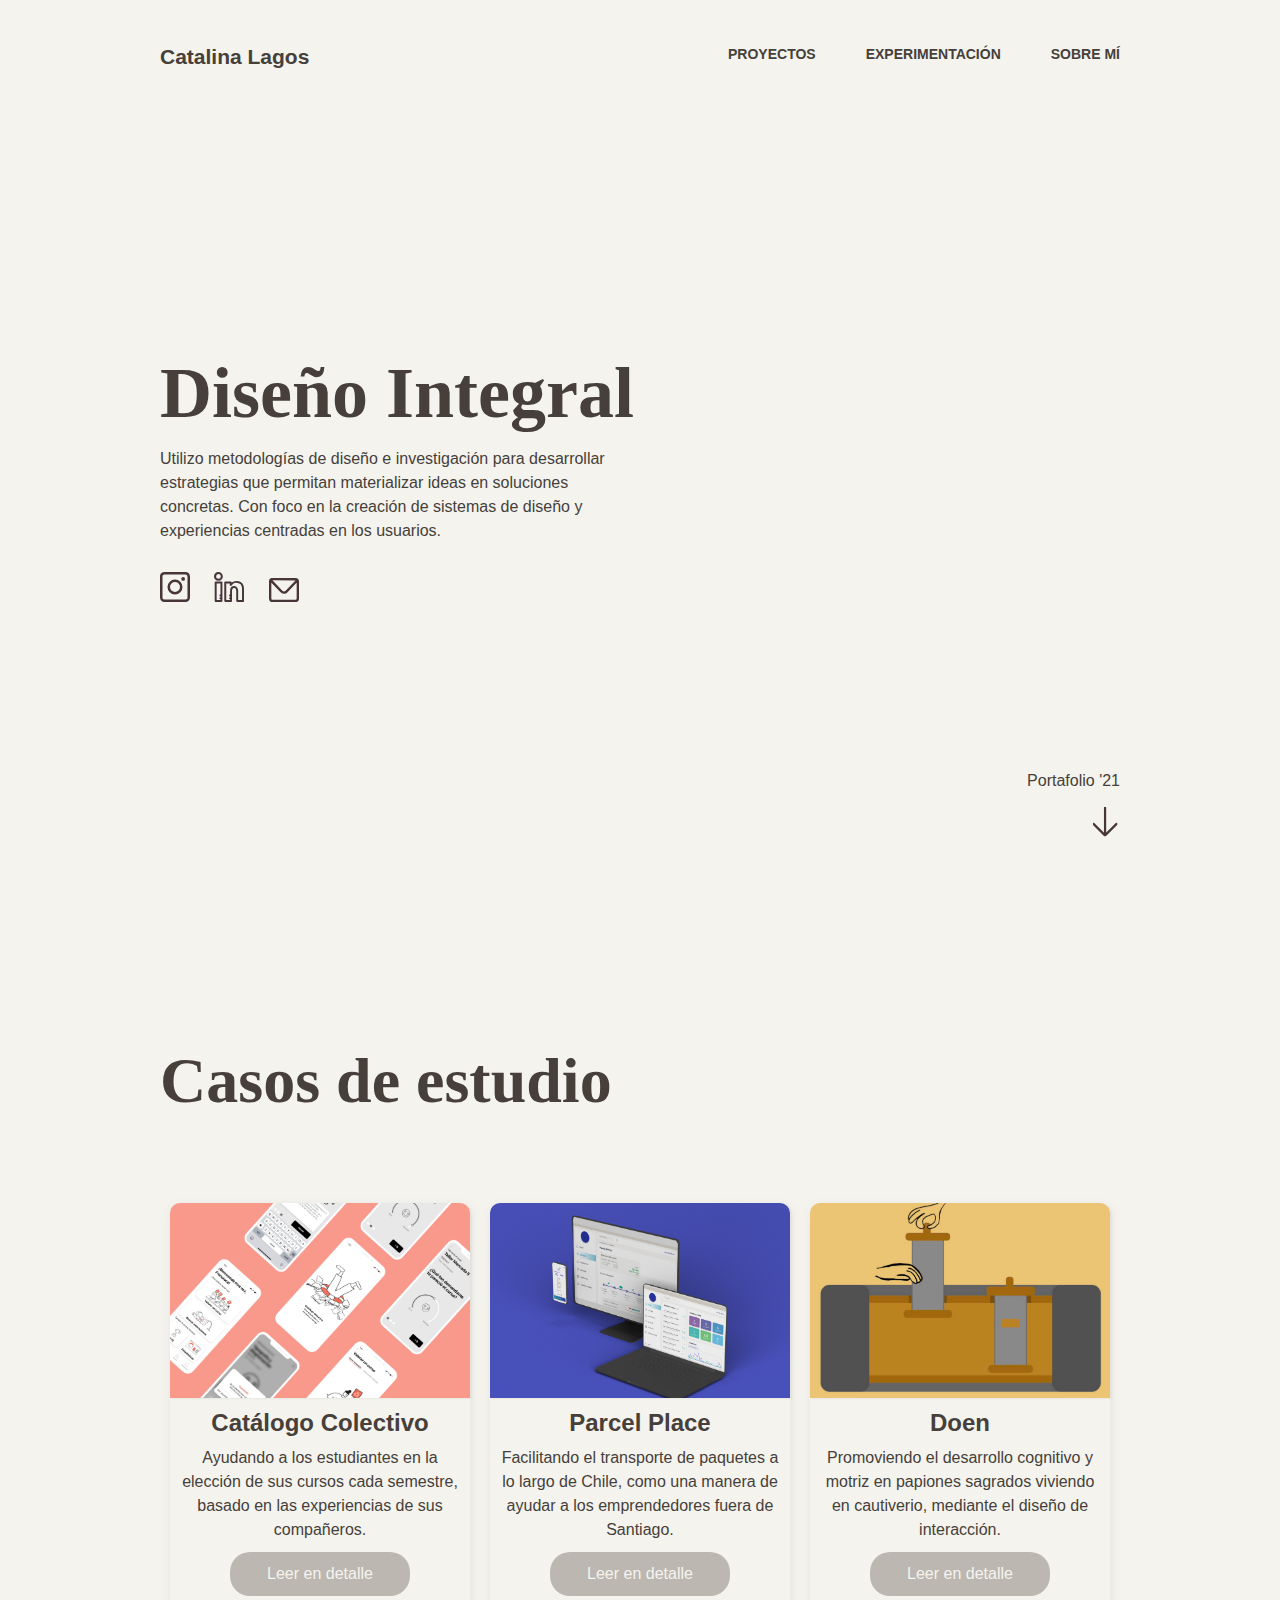
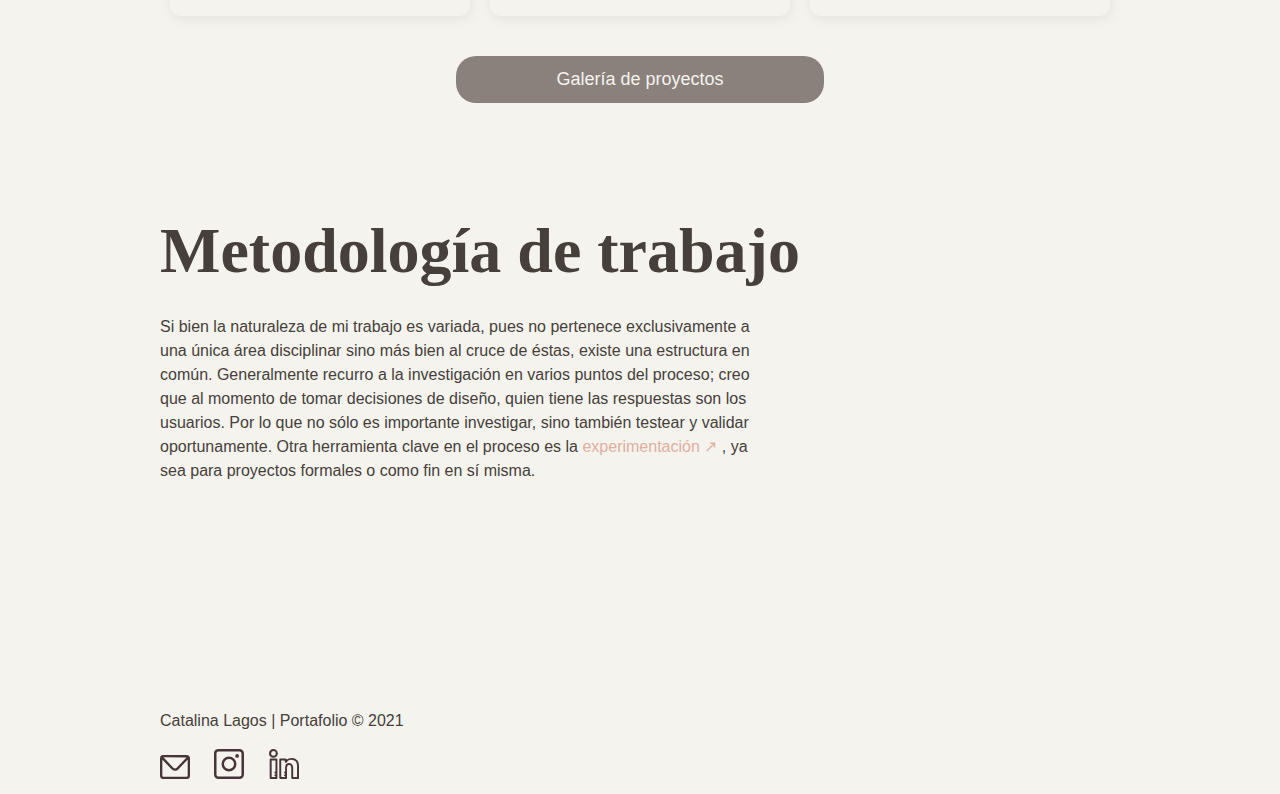
<file: index.html>
<!DOCTYPE html>
<html lang="es">
<head>
    <meta charset="UTF-8">
    <meta http-equiv="X-UA-Compatible" content="IE=edge">
    <meta name="viewport" content="width=device-width, initial-scale=1.0">
    <link rel="preconnect" href="https://fonts.googleapis.com">
    <link rel="preconnect" href="https://fonts.gstatic.com" crossorigin>
    <link href="https://fonts.googleapis.com/css2?family=Libre+Baskerville&family=Poppins&display=swap" rel="stylesheet">
    <link rel="stylesheet" href="scss/estilos.css">
    <link rel="stylesheet" href="https://cdn.jsdelivr.net/npm/bootstrap-icons@1.5.0/font/bootstrap-icons.css">    
    <title>Catalina Lagos</title>
</head>
<body>
    <!-- INICIO HEADER -->
    <header>
        <h1>
            <a class="header__logo" href="../index.html">
                <!-- <img src="" alt=""> -->
                Catalina Lagos
            </a>
        </h1>        
        <nav class="nav">
                <ul class="menu">
                    <li><a href="pages/proyectos.html" class="enlace">Proyectos</a></li>
                    <li><a href="pages/experimentacion.html" class="enlace">Experimentación</a></li>
                    <li><a href="pages/sobre-mi.html" class="enlace">Sobre mí</a></li>
                </ul>
        </nav>
    </header>
    <!-- FIN HEADER -->
    <!-- INICIO HERO -->
    <section class="hero">
        <!-- HERO INTRO -->
        <h2 class="hero__intro">
            Diseño Integral
        </h2>
        <!-- HERO DETALLE -->
        <p class="hero__detalle">
            Utilizo metodologías de diseño e investigación para desarrollar estrategias que permitan materializar ideas en soluciones concretas. Con foco en la creación de sistemas de diseño y experiencias centradas en los usuarios.
        </p>
        <!-- HERO RRSS -->
        <div class="hero__rrss">
            
            <a href="https://www.instagram.com/catallarin/"><img src="assets/icons/instagram.svg" alt=""></a>
            <a href="https://www.linkedin.com/in/ccatalina/"><img src="assets/icons/linkedin.svg" alt=""></a>
            <a href="mailto:catallarin@gmail.com"><img src="assets/icons/mail_1.svg" alt=""></a>
        </div>
        <!-- HERO EXTRA -->
        <div class="hero__extras">
            <p>Portafolio '21</p>
            <img class="hero__flecha" src="assets/icons/arrow.svg" alt="flecha hacia abajo">
        </div>
        
        
    </section>
    <!-- FIN HERO -->
    <!-- CASOS DE ESTUDIO -->
    <section class="casos">
        <!-- CASOS DE ESTUDIO TITULO -->
        <h3 class="casos__titulo">Casos de estudio</h3>
        <!-- CASOS DE ESTUDIO CARDS-->
        <!-- CARDS PROYECTO -->
        <!-- PROYECTOS GALERIA -->
        <div class="casos__galeria">
            <!-- CARD GALERIA -->
            <div class="casos__card">
                <!-- CARD G IMG -->
                <a href="pages/catalogo-colectivo.html"><img src="assets/images/catalogo-colectivo.png" alt="" class="card__img"></a>
                <!-- CARD G TITULO -->
                <a href="pages/catalogo-colectivo.html"><h5 class="card__titulo">Catálogo Colectivo</h5></a>
                <!-- CARD G DETALLE -->
                <p class="card__detalle">Ayudando a los estudiantes en la elección de sus cursos cada semestre, basado en las experiencias de sus compañeros.</p>
                <a href="pages/catalogo-colectivo.html" class="card__boton">Leer en detalle</a>
            </div>
            <div class="casos__card">
                <!-- CARD G IMG -->
                <a href="pages/parcel-place.html"><img src="assets/images/parcel-place.png" alt="" class="card__img"></a>
                <!-- CARD G TITULO -->
                <a href="pages/parcel-place.html"><h5 class="card__titulo">Parcel Place</h5></a>
                <!-- CARD G DETALLE -->
                <p class="card__detalle">Facilitando el transporte de paquetes a lo largo de Chile, como una manera de ayudar a los emprendedores fuera de Santiago.</p>
                <a href="pages/parcel-place.html" class="card__boton">Leer en detalle</a>
            </div>
            <div class="casos__card">
                <!-- CARD G IMG -->
                <a href="pages/doen.html"><img src="assets/images/doen.png" alt="" class="card__img"></a>
                <!-- CARD G TITULO -->
                <a href="pages/doen.html"><h5 class="card__titulo">Doen</h5></a>
                <!-- CARD G DETALLE -->
                <p class="card__detalle">Promoviendo el desarrollo cognitivo y motriz en papiones sagrados viviendo en cautiverio, mediante el diseño de interacción.</p>
                <a href="pages/doen.html" class="card__boton">Leer en detalle</a>
            </div>
            
        </div>   
        <!-- FIN CARDS PROYECTO --> 
    </section>
     <!-- CASOS DE ESTUDIO BOTON -->
     <section class="cta__proyectos">
        <a href="pages/proyectos.html" class="cta__boton">Galería de proyectos</a>
     </section>


    <!-- INICIO METODOLOGÍA -->
     <section class="metodologia">
        <!-- METODOLOGIA TITULO -->
        <h3 class="metodologia__titulo">Metodología de trabajo</h3>
        <!-- METODOLOGIA DETALLE -->
        <p class="metodologia__detalle">Si bien la naturaleza de mi trabajo es variada, pues no pertenece exclusivamente a una única área disciplinar sino más bien al cruce de éstas, existe una estructura en común.
                Generalmente recurro a la investigación en varios puntos del proceso; creo que al momento de tomar decisiones de diseño, quien tiene las respuestas son los usuarios. 
                Por lo que no sólo es importante investigar, sino también testear y validar oportunamente.
                Otra herramienta clave en el proceso es la <a href="pages/experimentacion.html" class="botonPiola">experimentación ↗</a> , ya sea para proyectos formales o como fin en sí misma. 
        </p>
    </section>
    <!-- FIN METODOLOGÍA -->







    <!-- INICIO FOOTER -->
    <footer>
        <!-- FOOTER TEXTO -->
        <p class="footer__texto">Catalina Lagos | Portafolio  © 2021</p>
        <!-- FOOTER RRSS -->
        <div class="footer__rrss">
            <a href="mailto:catallarin@gmail.com"><img src="assets/icons/mail_1.svg" alt=""></a>
            <a href="https://www.instagram.com/catallarin/"><img src="assets/icons/instagram.svg" alt=""></a>
            <a href="https://www.linkedin.com/in/ccatalina/"><img src="assets/icons/linkedin.svg" alt=""></a>    
        </div>
        
    </footer>
    <!-- FIN FOOTER -->
</body>
</html>
</file>
<file: scss/estilos.css>
.header__logo {
  font-size: 21px;
}

header {
  display: -webkit-box;
  display: -ms-flexbox;
  display: flex;
  -webkit-box-orient: horizontal;
  -webkit-box-direction: normal;
      -ms-flex-direction: row;
          flex-direction: row;
  width: 100%;
  -webkit-box-pack: justify;
      -ms-flex-pack: justify;
          justify-content: space-between;
}

.menu {
  display: -webkit-box;
  display: -ms-flexbox;
  display: flex;
  -webkit-box-orient: horizontal;
  -webkit-box-direction: normal;
      -ms-flex-direction: row;
          flex-direction: row;
  width: 100%px;
  -webkit-box-pack: justify;
      -ms-flex-pack: justify;
          justify-content: space-between;
}

.menu li {
  padding-top: 20px;
  list-style: none;
  padding-left: 50px;
  text-transform: uppercase;
  font-weight: 700;
  font-size: 14px;
}

.hero__intro {
  font-family: "David Libre", serif;
  font-size: 72px;
}

.casos__titulo, .metodologia__titulo {
  font-family: "David Libre", serif;
  font-size: 64px;
}

.hero {
  height: 70vh;
  margin-top: 0px;
  padding-top: 25%;
  display: -webkit-box;
  display: -ms-flexbox;
  display: flex;
  -webkit-box-orient: vertical;
  -webkit-box-direction: normal;
      -ms-flex-direction: column;
          flex-direction: column;
}

.hero .hero__intro {
  margin: 0px;
}

.hero .hero__detalle {
  margin: 0;
  max-width: 480px;
}

.hero .hero__rrss {
  margin-top: 3%;
  margin-bottom: 15%;
}

.hero .hero__extras {
  text-align: right;
}

.hero .hero__extras .hero__flecha {
  -webkit-transform: rotate(90deg);
          transform: rotate(90deg);
}

.casos__galeria {
  display: -webkit-box;
  display: -ms-flexbox;
  display: flex;
  -webkit-box-orient: horizontal;
  -webkit-box-direction: normal;
      -ms-flex-direction: row;
          flex-direction: row;
  -ms-flex-wrap: wrap;
      flex-wrap: wrap;
  -ms-flex-line-pack: justify;
      align-content: space-between;
  -webkit-box-pack: center;
      -ms-flex-pack: center;
          justify-content: center;
}

.casos__card {
  width: 300px;
  display: -webkit-box;
  display: -ms-flexbox;
  display: flex;
  -webkit-box-orient: vertical;
  -webkit-box-direction: normal;
      -ms-flex-direction: column;
          flex-direction: column;
  margin: 10px;
  -webkit-box-shadow: 1px 3px 10px #BCB8B140;
          box-shadow: 1px 3px 10px #BCB8B140;
  border-radius: 10px;
}

.casos__card .card__titulo {
  font-size: 24px;
  margin: 0   5px   5px   5px;
  text-align: center;
}

.casos__card .card__detalle {
  margin: 0   6px   10px     6px;
  text-align: center;
}

.casos__card .card__boton {
  text-align: center;
  background-color: #BCB8B1;
  border-radius: 20px;
  padding: 10px 0 10px 0;
  width: 60%;
  margin-left: auto;
  margin-right: auto;
  margin-bottom: 20px;
  color: #F4F3EE;
}

.casos__card .card__boton:hover {
  background-color: #8A817C;
}

.cta__proyectos {
  width: 100%;
  display: -webkit-box;
  display: -ms-flexbox;
  display: flex;
  margin-top: 30px;
}

.cta__proyectos .cta__boton {
  background-color: #8A817C;
  padding: 10px 100px 10px 100px;
  border-radius: 20px;
  margin-left: auto;
  margin-right: auto;
  font-size: 18px;
  font-weight: 500;
  color: #F4F3EE;
}

.cta__proyectos .cta__boton:hover {
  background-color: #463F3A;
}

.metodologia {
  padding-top: 100px;
  padding-bottom: 150px;
}

.metodologia .metodologia__titulo {
  margin: 0px;
}

.metodologia .metodologia__detalle {
  max-width: 600px;
}

.metodologia .botonPiola {
  color: #E0AFA0;
}

.metodologia .botonPiola:hover {
  color: #BCB8B1;
}

@media only screen and (max-width: 1000px) {
  body {
    width: 100%;
    margin: 0;
  }
  header {
    display: -webkit-box;
    display: -ms-flexbox;
    display: flex;
    -webkit-box-orient: vertical;
    -webkit-box-direction: normal;
        -ms-flex-direction: column;
            flex-direction: column;
    width: 100%;
  }
  header .header__logo {
    display: block;
    text-align: center;
  }
  header .menu {
    width: 100%;
    padding-left: 0px;
    margin-left: auto;
    margin-right: auto;
    display: -webkit-box;
    display: -ms-flexbox;
    display: flex;
    -webkit-box-orient: horizontal;
    -webkit-box-direction: normal;
        -ms-flex-direction: row;
            flex-direction: row;
    -webkit-box-pack: space-evenly;
        -ms-flex-pack: space-evenly;
            justify-content: space-evenly;
  }
  header .menu li {
    text-align: center;
    padding-top: 0px;
    padding-left: 0px;
    font-size: 16px;
  }
  header .menu li a {
    color: #E0AFA0;
  }
  .hero {
    margin-left: 5%;
    margin-right: 2%;
    height: 65vh;
  }
  .hero .hero__intro {
    font-size: 48px;
  }
  .hero .hero__detalle {
    font-size: 18px;
    line-height: 1.5;
    max-width: 400px;
  }
  .casos__titulo, .metodologia__titulo {
    font-family: "David Libre", serif;
    font-size: 42px;
  }
  .casos {
    margin-left: 5%;
    margin-right: 2%;
  }
  .metodologia {
    margin-left: 5%;
    margin-right: 5%;
    font-size: 18px;
    line-height: 1.5;
  }
  footer {
    margin-left: 5%;
    margin-bottom: 30px;
  }
}

.hero__rrss a img,
.footer__rrss a img,
.icon-menu {
  width: 30px;
  padding-right: 20px;
}

.hero__flecha {
  width: 30px;
}

.card__img {
  width: 300px;
  border-radius: 10px 10px 0 0;
  -webkit-box-shadow: 2px 1px 2px #BCB8B130;
          box-shadow: 2px 1px 2px #BCB8B130;
}

.sobre-mi__imagen {
  max-width: 100%;
}

.proyectos__titulo {
  font-family: "David Libre", serif;
  font-size: 64px;
}

.proyectos__galeria {
  display: -webkit-box;
  display: -ms-flexbox;
  display: flex;
  -webkit-box-orient: horizontal;
  -webkit-box-direction: normal;
      -ms-flex-direction: row;
          flex-direction: row;
  -ms-flex-wrap: wrap;
      flex-wrap: wrap;
  -ms-flex-line-pack: justify;
      align-content: space-between;
  -webkit-box-pack: center;
      -ms-flex-pack: center;
          justify-content: center;
}

.proyectos__galeria .proyectos__card {
  width: 300px;
  margin: 10px 10px 50px 10px;
}

.proyectos__galeria .proyectos__card .proyectos__card__imagen {
  width: 300px;
  border-radius: 10px;
}

.proyectos__galeria .proyectos__card .proyectos__card__titulo {
  font-size: 24px;
  margin: 0   5px   5px   5px;
  text-align: center;
}

.proyectos__galeria .proyectos__card .proyectos__card__detalle {
  margin: 0   8px   10px     8px;
  text-align: center;
}

footer {
  margin-top: 60px;
}

@media only screen and (max-width: 1000px) {
  .proyectos__titulo {
    margin-left: 5%;
    font-family: "David Libre", serif;
    font-size: 42px;
  }
}

.bloque-inicial {
  display: -webkit-box;
  display: -ms-flexbox;
  display: flex;
  -webkit-box-orient: horizontal;
  -webkit-box-direction: normal;
      -ms-flex-direction: row;
          flex-direction: row;
}

.bloque-inicial .sobre-mi__contenido {
  display: -webkit-box;
  display: -ms-flexbox;
  display: flex;
  -webkit-box-orient: vertical;
  -webkit-box-direction: normal;
      -ms-flex-direction: column;
          flex-direction: column;
}

.bloque-inicial .celda__imagen {
  width: 450px;
  padding-right: 40px;
}

.bloque-inicial .sobre-mi__titulo {
  font-family: "David Libre", serif;
  font-size: 64px;
  margin: 0px;
}

.bloque-inicial .sobre-mi__detalles {
  max-width: 400px;
}

.sobre-mi__extras {
  display: -webkit-box;
  display: -ms-flexbox;
  display: flex;
  -webkit-box-orient: horizontal;
  -webkit-box-direction: normal;
      -ms-flex-direction: row;
          flex-direction: row;
  -webkit-box-pack: justify;
      -ms-flex-pack: justify;
          justify-content: space-between;
}

.sobre-mi__extras .sobre-mi__links, .sobre-mi__extras .sobre-mi__herramientas, .sobre-mi__extras .sobre-mi__contacto {
  display: -webkit-box;
  display: -ms-flexbox;
  display: flex;
  -webkit-box-orient: vertical;
  -webkit-box-direction: normal;
      -ms-flex-direction: column;
          flex-direction: column;
  width: 30%;
}

.sobre-mi__extras .sobre-mi__links li, .sobre-mi__extras .sobre-mi__herramientas li, .sobre-mi__extras .sobre-mi__contacto li {
  list-style: none;
}

.sobre-mi__extras__titulo {
  font-size: 24px;
}

@media only screen and (max-width: 1000px) {
  body {
    width: 100vw;
  }
  .bloque-inicial {
    width: 100%;
    display: -webkit-box;
    display: -ms-flexbox;
    display: flex;
    -webkit-box-orient: vertical;
    -webkit-box-direction: normal;
        -ms-flex-direction: column;
            flex-direction: column;
    text-align: center;
  }
  .bloque-inicial .sobre-mi__contenido {
    display: -webkit-box;
    display: -ms-flexbox;
    display: flex;
    -webkit-box-orient: vertical;
    -webkit-box-direction: normal;
        -ms-flex-direction: column;
            flex-direction: column;
  }
  .bloque-inicial .celda__imagen {
    width: 450px;
    padding-right: 0px;
    margin-left: auto;
    margin-right: auto;
  }
  .bloque-inicial .sobre-mi__titulo {
    font-family: "David Libre", serif;
    font-size: 42px;
    margin: 0px;
  }
  .bloque-inicial .sobre-mi__detalles {
    max-width: 600px;
    font-size: 18px;
    line-height: 1.5;
    margin-left: auto;
    margin-right: auto;
  }
}

body {
  color: #463F3A;
  background-color: #F4F3EE;
  max-width: 960px;
  font-family: "Roboto", sans-serif;
  font-size: 16px;
  line-height: 1.5;
  margin-left: auto;
  margin-right: auto;
}

a {
  text-decoration: none;
  color: #463F3A;
}
/*# sourceMappingURL=estilos.css.map */
</file>
